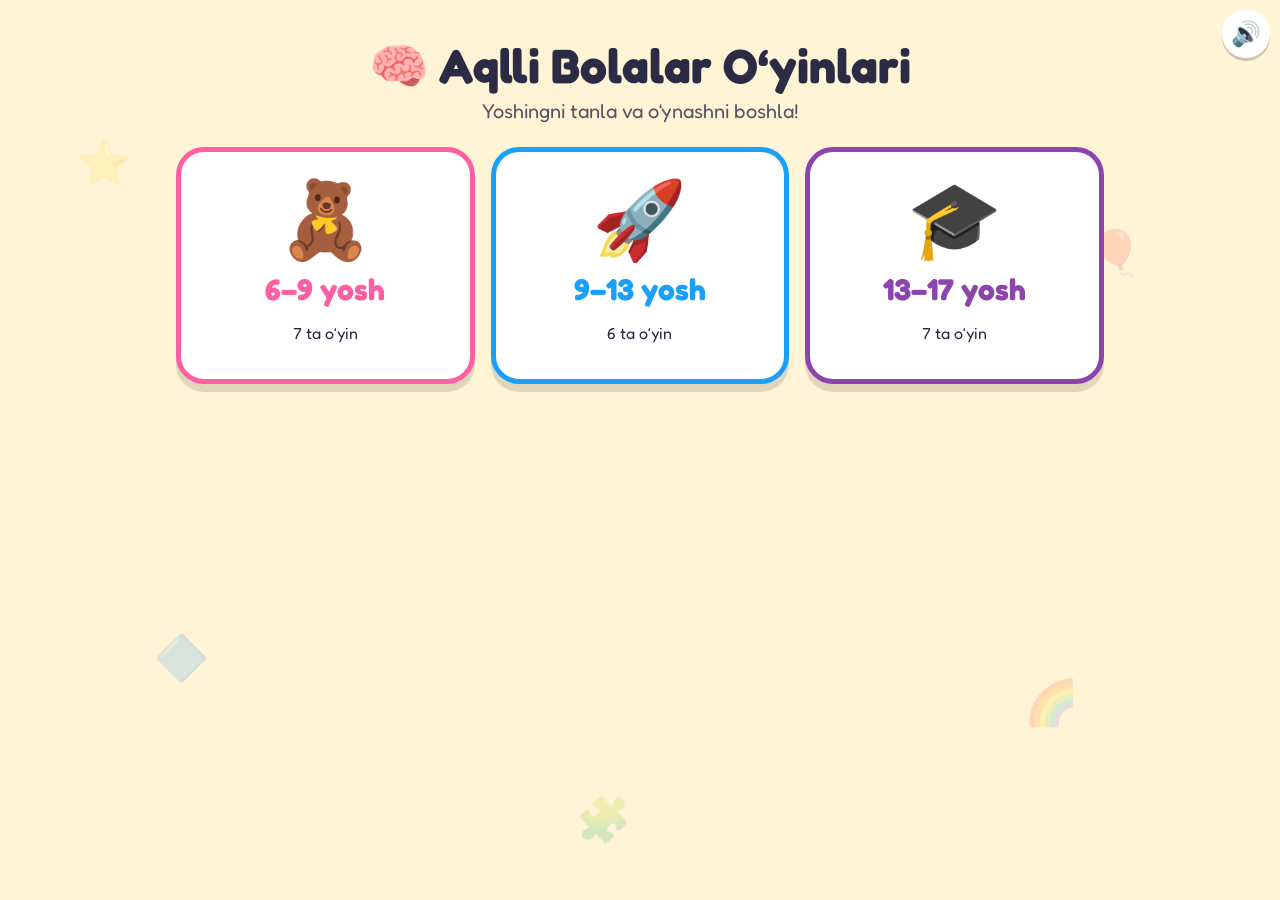
<file: index.html>
<!DOCTYPE html>
<html lang="uz">

<head>
    <meta charset="utf-8">
    <meta name="viewport" content="width=device-width, initial-scale=1, viewport-fit=cover">
    <title>Aqlli Bolalar O’yinlari</title>
    <link href="https://fonts.googleapis.com/css2?family=Fredoka:wght@400;600;700&display=swap" rel="stylesheet">
    <style>
        :root {
            --bg: #fff4d6;
            --tx: #2b2b45;
            --card: #fff;
            box-sizing: border-box;
            padding-top: env(safe-area-inset-top, 0px);
            padding-bottom: env(safe-area-inset-bottom, 0px)
        }

        html {
            scroll-padding-top: env(safe-area-inset-top, 0px)
        }

        @media(prefers-color-scheme:dark) {
            :root:not([data-theme="light"]) {
                --bg: #1d1b3a;
                --tx: #fff;
                --card: #2e2b57
            }
        }

        :root[data-theme="dark"] {
            --bg: #1d1b3a;
            --tx: #fff;
            --card: #2e2b57
        }

        * {
            box-sizing: border-box
        }

        body {
            margin: 0;
            background: var(--bg);
            color: var(--tx);
            font-family: 'Fredoka', system-ui, sans-serif;
            min-height: 100vh;
            overflow-x: hidden
        }

        #app {
            max-width: 960px;
            margin: 0 auto;
            padding: 16px;
            position: relative;
            z-index: 2
        }

        .ttl {
            text-align: center;
            font-size: clamp(28px, 6vw, 48px);
            margin: 20px 0 4px
        }

        .sub {
            text-align: center;
            font-size: 20px;
            margin: 0 0 24px;
            opacity: .8
        }

        .grid {
            display: grid;
            gap: 16px
        }

        .g3 {
            grid-template-columns: repeat(auto-fit, minmax(240px, 1fr))
        }

        .g2 {
            grid-template-columns: repeat(auto-fill, minmax(210px, 1fr))
        }

        .card {
            background: var(--card);
            border-radius: 28px;
            box-shadow: 0 8px 0 rgba(0, 0, 0, .12);
            padding: 20px;
            text-align: center
        }

        .big,
        .gc {
            cursor: pointer;
            border: 5px solid var(--c);
            transition: transform .2s;
            animation: pop .5s backwards
        }

        .big:hover,
        .gc:hover {
            transform: translateY(-8px) rotate(-1.5deg) scale(1.03)
        }

        .big:active,
        .gc:active {
            transform: scale(.94)
        }

        .big .em {
            font-size: 76px;
            animation: bob 2s infinite
        }

        .big h2 {
            margin: 6px 0;
            font-size: 30px;
            color: var(--c)
        }

        .gc .em {
            font-size: 52px
        }

        .gc h3 {
            margin: 4px 0;
            color: var(--c)
        }

        .gc p {
            margin: 0;
            font-size: 15px;
            opacity: .8
        }

        .gc small {
            display: block;
            margin-top: 6px
        }

        .top {
            display: flex;
            gap: 10px;
            align-items: center;
            flex-wrap: wrap;
            margin-bottom: 14px
        }

        .btn {
            font: inherit;
            font-weight: 700;
            font-size: 18px;
            border: 0;
            border-radius: 50px;
            padding: 10px 22px;
            background: #6c5ce7;
            color: #fff;
            cursor: pointer;
            box-shadow: 0 4px 0 rgba(0, 0, 0, .25)
        }

        .btn:active {
            transform: translateY(3px);
            box-shadow: none
        }

        .chip {
            background: var(--card);
            border-radius: 50px;
            padding: 8px 16px;
            font-weight: 700;
            box-shadow: 0 3px 0 rgba(0, 0, 0, .12)
        }

        .timer {
            height: 26px;
            border-radius: 20px;
            background: rgba(0, 0, 0, .15);
            position: relative;
            overflow: hidden;
            margin-bottom: 16px
        }

        #bar {
            height: 100%;
            width: 100%;
            background: #2ecc71;
            transition: width .1s linear, background .3s;
            border-radius: 20px
        }

        #bar.low {
            background: #e74c3c;
            animation: shake .3s infinite
        }

        #sec {
            position: absolute;
            inset: 0;
            text-align: center;
            font-weight: 700;
            line-height: 26px;
            color: #fff;
            text-shadow: 0 1px 2px #0006
        }

        .q {
            font-size: clamp(30px, 7vw, 56px);
            font-weight: 700;
            padding: 28px 12px;
            margin-bottom: 18px;
            animation: pop .4s;
            word-break: break-word
        }

        .opts {
            display: grid;
            grid-template-columns: 1fr 1fr;
            gap: 14px
        }

        .opt {
            font: inherit;
            font-size: clamp(24px, 5vw, 38px);
            font-weight: 700;
            color: #fff;
            border: 0;
            border-radius: 24px;
            padding: 20px 8px;
            cursor: pointer;
            box-shadow: 0 6px 0 rgba(0, 0, 0, .25);
            transition: transform .15s
        }

        .opt:hover:not(:disabled) {
            transform: scale(1.04)
        }

        .opt:active:not(:disabled) {
            transform: translateY(4px);
            box-shadow: none
        }

        .o0 {
            background: #ff6b6b
        }

        .o1 {
            background: #4d96ff
        }

        .o2 {
            background: #f39c12
        }

        .o3 {
            background: #9b59b6
        }

        .opt:disabled {
            cursor: default;
            opacity: .55
        }

        .opt.right {
            background: #2ecc71 !important;
            opacity: 1;
            outline: 5px solid #fff
        }

        .opt.wrong {
            background: #555 !important;
            animation: shake .4s
        }

        .opt.jump {
            animation: jump .6s
        }

        #fb {
            text-align: center;
            font-size: 30px;
            font-weight: 700;
            min-height: 90px;
            margin-top: 14px;
            animation: pop .4s
        }

        #fb .st {
            font-size: 46px;
            letter-spacing: 4px
        }

        .res .em {
            font-size: 90px;
            animation: bob 1.5s infinite
        }

        .res h2 {
            font-size: 34px;
            margin: 8px
        }

        .res .big-st {
            font-size: 40px
        }

        .res p {
            font-size: 22px
        }

        #mute {
            position: fixed;
            top: calc(10px + env(safe-area-inset-top, 0px));
            right: 10px;
            z-index: 9;
            font-size: 24px;
            border: 0;
            border-radius: 50%;
            width: 48px;
            height: 48px;
            background: var(--card);
            cursor: pointer;
            box-shadow: 0 3px 0 rgba(0, 0, 0, .2)
        }

        .bgs span {
            position: fixed;
            font-size: 44px;
            opacity: .18;
            z-index: 1;
            animation: float 9s infinite ease-in-out;
            pointer-events: none
        }

        .fall {
            position: fixed;
            top: -40px;
            font-size: 32px;
            z-index: 20;
            pointer-events: none;
            animation: fall 2s linear forwards
        }

        @keyframes pop {
            from {
                transform: scale(.6);
                opacity: 0
            }

            to {
                transform: scale(1);
                opacity: 1
            }
        }

        @keyframes bob {
            50% {
                transform: translateY(-10px) rotate(6deg)
            }
        }

        @keyframes shake {
            25% {
                transform: translateX(-8px)
            }

            75% {
                transform: translateX(8px)
            }
        }

        @keyframes jump {
            30% {
                transform: translateY(-22px) scale(1.1)
            }

            60% {
                transform: translateY(0) scale(.95)
            }
        }

        @keyframes float {
            50% {
                transform: translateY(-40px) rotate(20deg)
            }
        }

        @keyframes fall {
            to {
                transform: translateY(110vh) rotate(540deg)
            }
        }
    </style>
</head>

<body>
    <button id="mute" title="Ovoz">🔊</button>
    <div class="bgs"><span style="left:6%;top:15%">⭐</span><span
            style="left:85%;top:25%;animation-delay:1s">🎈</span><span
            style="left:12%;top:70%;animation-delay:2s">🔷</span><span
            style="left:80%;top:75%;animation-delay:3s">🌈</span><span
            style="left:45%;top:88%;animation-delay:4s">🧩</span></div>
    <div id="app"></div>
    <script>
        /* ---------- Ovozlar (Web Audio) ---------- */
        let AC, mute = false;
        function tone(f, d = .15, t = 'sine', v = .15, w = 0) { if (mute) return; try { AC = AC || new (window.AudioContext || window.webkitAudioContext)(); const o = AC.createOscillator(), g = AC.createGain(), s = AC.currentTime + w; o.type = t; o.frequency.value = f; o.connect(g); g.connect(AC.destination); g.gain.setValueAtTime(v, s); g.gain.exponentialRampToValueAtTime(.001, s + d); o.start(s); o.stop(s + d) } catch (e) { } }
        const snd = { click: () => tone(520, .08), ok: () => { tone(660, .12); tone(880, .2, 'sine', .15, .1) }, bad: () => tone(150, .35, 'sawtooth', .12), star: () => [1000, 1300, 1600].forEach((f, i) => tone(f, .1, 'triangle', .12, i * .08)), win: () => [523, 659, 784, 1047].forEach((f, i) => tone(f, .25, 'triangle', .15, i * .13)), time: () => { tone(300, .2, 'square', .1); tone(200, .3, 'square', .1, .2) } };
        document.getElementById('mute').onclick = function () { mute = !mute; this.textContent = mute ? '🔇' : '🔊'; snd.click() };

        /* ---------- Yordamchi funksiyalar ---------- */
        const app = document.getElementById('app');
        const load = (k, d) => { try { return JSON.parse(localStorage.getItem(k)) ?? d } catch (e) { return d } };
        const save = (k, v) => { try { localStorage.setItem(k, JSON.stringify(v)) } catch (e) { } };
        function rng(s) { return () => { s |= 0; s = s + 0x6D2B79F5 | 0; let t = Math.imul(s ^ s >>> 15, 1 | s); t = t + Math.imul(t ^ t >>> 7, 61 | t) ^ t; return ((t ^ t >>> 14) >>> 0) / 4294967296 } }
        let R = Math.random; const ri = (a, b) => a + Math.floor(R() * (b - a + 1)), pick = a => a[ri(0, a.length - 1)];
        const shuf = a => { for (let i = a.length - 1; i > 0; i--) { const j = Math.floor(Math.random() * (i + 1));[a[i], a[j]] = [a[j], a[i]] } return a };
        /* Raqamli savol: to'g'ri javob + 3 ta yaqin noto'g'ri javob */
        function num(q, a, sp = 5) { const s = new Set([a]); let n = 0; while (s.size < 4 && n++ < 80) { const v = a + ri(1, sp) * (R() < .5 ? -1 : 1); if (v >= 0 || a < 0) s.add(v) } return { q, a: String(a), o: [...s].map(String) } }
        function choose(q, a, o) { return { q, a, o } }
        const EM = { Mevalar: ['🍎', '🍌', '🍇', '🍓', '🍉', '🍊'], Hayvonlar: ['🐱', '🐶', '🐰', '🐻', '🦁', '🐸'], Transport: ['🚗', '🚌', '✈️', '🚀', '🚲', '🚂'], Sport: ['⚽', '🏀', '🎾', '🏐', '🏈', '🎱'] };

        /* ---------- O'yinlar katalogi (yangi o'yin qo'shish uchun shu yerga yozing) ---------- */
        const G = {
            '6': {
                name: '6–9 yosh', emoji: '🧸', color: '#ff5fa2', time: 20, games: [
                    { id: 'a1', n: 'Qo‘shish', e: '➕', d: 'Sonlarni qo‘shamiz!', g: () => { const a = ri(1, 30), b = ri(1, 20); return num(`${a} + ${b} = ?`, a + b, 4) } },
                    { id: 'a2', n: 'Ayirish', e: '➖', d: 'Sonlarni ayiramiz!', g: () => { const a = ri(5, 40), b = ri(1, a); return num(`${a} − ${b} = ?`, a - b, 4) } },
                    { id: 'a3', n: 'Ko‘paytirish jadvali', e: '✖️', d: 'Jadvalni yodla!', g: () => { const a = ri(2, 12), b = ri(2, 12); return num(`${a} × ${b} = ?`, a * b, 6) } },
                    { id: 'a4', n: 'Qaysi biri katta?', e: '⚖️', d: 'Sonlarni taqqosla', g: () => { const s = new Set(); while (s.size < 4) s.add(ri(1, 99)); const o = [...s], big = R() < .5; return choose(big ? 'Eng KATTA son qaysi?' : 'Eng KICHIK son qaysi?', String(big ? Math.max(...o) : Math.min(...o)), o.map(String)) } },
                    { id: 'a5', n: 'Ketma-ketlik', e: '🔢', d: 'Keyingi son nima?', g: () => { const s = ri(1, 20), d = ri(2, 9); return num(`${s}, ${s + d}, ${s + 2 * d}, ${s + 3 * d}, ?`, s + 4 * d, 4) } },
                    { id: 'a6', n: 'Nechta bor?', e: '🍎', d: 'Sanab ko‘r!', g: () => { const n = ri(1, 20), e = pick(Object.values(EM).flat()); return num(e.repeat(n), n, 3) } },
                    { id: 'a7', n: 'Ortiqchasini top', e: '🔍', d: 'Qaysi biri boshqacha?', g: () => { const k = Object.keys(EM), a = pick(k), b = pick(k.filter(x => x !== a)), same = shuf([...EM[a]]).slice(0, 3), odd = pick(EM[b]); return choose(same.join(' ') + ' ' + odd + ' — ortiqchasi qaysi?', odd, [...same, odd]) } }
                ]
            },
            '9': {
                name: '9–13 yosh', emoji: '🚀', color: '#18a0fb', time: 18, games: [
                    { id: 'b1', n: 'Katta ko‘paytirish', e: '✖️', d: 'Ikki xonali sonlar', g: () => { const a = ri(11, 99), b = ri(2, 9); return num(`${a} × ${b} = ?`, a * b, 10) } },
                    { id: 'b2', n: 'Bo‘lish', e: '➗', d: 'Qoldiqsiz bo‘l!', g: () => { const b = ri(2, 12), c = ri(2, 25); return num(`${b * c} ÷ ${b} = ?`, c, 4) } },
                    { id: 'b3', n: 'Tenglamalar', e: '🧮', d: 'X ni top!', g: () => { const x = ri(1, 30), a = ri(2, 12); return R() < .5 ? num(`x + ${a} = ${x + a}`, x, 4) : num(`${a}·x = ${a * x}`, x, 4) } },
                    { id: 'b4', n: 'Kasrlar', e: '🍕', d: 'Kasrlarni qo‘sh', g: () => { const d = ri(5, 12), a = ri(1, d - 2), b = ri(1, d - a - 1), s = a + b, ans = `${s}/${d}`, o = new Set([ans, `${s + 1}/${d}`, `${Math.max(1, s - 1)}/${d}`, `${s}/${2 * d}`, `${a * b}/${d}`]); return choose(`${a}/${d} + ${b}/${d} = ?`, ans, [...o].slice(0, 4).includes(ans) ? [...o].slice(0, 4) : [ans, ...[...o].slice(1, 4)]) } },
                    { id: 'b5', n: 'Kvadratlar', e: '🔲', d: 'Daraja va ildiz', g: () => { const n = ri(2, 25), k = ri(1, 9), t = ri(0, 2); return t == 0 ? num(`${n}² + ${k} = ?`, n * n + k, 8) : t == 1 ? num(`√${n * n} + ${k} = ?`, n + k, 3) : num(`${n}² − ${k} = ?`, n * n - k, 8) } },
                    { id: 'b6', n: 'Mantiqiy qator', e: '🧩', d: 'Qonuniyatni top', g: () => { const s = ri(1, 20), d = ri(1, 6); return R() < .6 ? num(`${s}, ${s + d}, ${s + 3 * d}, ${s + 6 * d}, ?`, s + 10 * d, 5) : (() => { const k = ri(2, 4), a = ri(1, 5); return num(`${a}, ${a * k}, ${a * k * k}, ${a * k ** 3}, ?`, a * k ** 4, Math.max(3, a * k)) })() } }
                ]
            },
            '13': {
                name: '13–17 yosh', emoji: '🎓', color: '#8e44ad', time: 15, games: [
                    { id: 'c1', n: 'Algebra', e: '🧮', d: 'ax + b = c', g: () => { const a = ri(2, 9), x = ri(-10, 15), b = ri(-9, 20); return num(`${a}x ${b < 0 ? '−' : '+'} ${Math.abs(b)} = ${a * x + b}  →  x = ?`, x, 4) } },
                    { id: 'c2', n: 'Foizlar', e: '💯', d: 'Foizni hisobla', g: () => { const p = pick([5, 10, 15, 20, 25, 30, 40, 50, 60, 75]), n = ri(2, 40) * 20; return num(`${n} ning ${p}% i = ?`, p * n / 100, Math.max(3, p * n / 100 / 5 | 0)) } },
                    { id: 'c3', n: 'Darajalar', e: '⚡', d: 'Tezkor kvadratlar', g: () => { const a = ri(11, 30), b = ri(1, 30); return num(`${a}² − ${b} = ?`, a * a - b, 10) } },
                    { id: 'c4', n: 'Geometriya', e: '📐', d: 'Yuz va perimetr', g: () => { const a = ri(3, 25), b = ri(3, 25), t = ri(0, 2); return t == 0 ? num(`To‘g‘ri to‘rtburchak tomonlari ${a} va ${b}. Yuzi = ?`, a * b, 8) : t == 1 ? num(`To‘g‘ri to‘rtburchak tomonlari ${a} va ${b}. Perimetri = ?`, 2 * (a + b), 6) : num(`Uchburchak asosi ${2 * a}, balandligi ${b}. Yuzi = ?`, a * b, 8) } },
                    { id: 'c5', n: 'Mantiqiy qator', e: '🧩', d: 'Murakkab ketma-ketlik', g: () => { const t = ri(0, 2); if (t == 0) { const k = ri(2, 5), a = ri(1, 6); return num(`${a}, ${a * k}, ${a * k * k}, ${a * k ** 3}, ?`, a * k ** 4, a * k) } if (t == 1) { const n = ri(1, 9); return num(`${n * n}, ${(n + 1) ** 2}, ${(n + 2) ** 2}, ${(n + 3) ** 2}, ?`, (n + 4) ** 2, 8) } const s = ri(1, 15), d = ri(2, 8); return num(`${s}, ${s + d}, ${s + 3 * d}, ${s + 6 * d}, ${s + 10 * d}, ?`, s + 15 * d, 6) } },
                    { id: 'c6', n: 'Tezkor hisob', e: '⏱️', d: 'Ko‘paytir va ayir', g: () => { const a = ri(6, 19), b = ri(6, 19), c = ri(1, 50); return num(`${a} × ${b} − ${c} = ?`, a * b - c, 8) } },
                    { id: 'c7', n: 'O‘rtacha son', e: '📊', d: 'Sonlarning o‘rtachasi', g: () => { const m = ri(10, 60), o = [ri(-6, 6), ri(-6, 6), ri(-6, 6)]; o.push(-o.reduce((x, y) => x + y, 0)); return num(`${o.map(x => m + x).join(', ')} sonlarining o‘rtachasi = ?`, m, 4) } }
                ]
            }
        };

        /* ---------- Savollar bazasi: har bir o'yin uchun 100 ta noyob savol ---------- */
        function pool(g) {
            let h = 0; for (const c of g.id) h = h * 31 + c.charCodeAt(0); R = rng(h); const m = new Map(); let t = 0;
            while (m.size < 100 && t++ < 6000) { const x = g.g(); if (new Set(x.o).size < 2) continue; const k = x.q + '|' + [...x.o].sort(); if (!m.has(k)) m.set(k, x) }
            R = Math.random; return [...m.values()]
        }

        /* ---------- Ekranlar ---------- */
        let S = null; const stop = () => { if (S) clearInterval(S.iv) };
        function home() { stop(); app.innerHTML = `<h1 class="ttl">🧠 Aqlli Bolalar O‘yinlari</h1><p class="sub">Yoshingni tanla va o‘ynashni boshla!</p><div class="grid g3">${Object.entries(G).map(([k, c]) => `<div class="card big" style="--c:${c.color}" onclick="snd.click();list('${k}')"><div class="em">${c.emoji}</div><h2>${c.name}</h2><p>${c.games.length} ta o‘yin</p></div>`).join('')}</div>` }
        function list(k) { stop(); const c = G[k]; app.innerHTML = `<div class="top"><button class="btn" onclick="snd.click();home()">⬅ Orqaga</button></div><h1 class="ttl" style="color:${c.color}">${c.emoji} ${c.name}</h1><div class="grid g2">${c.games.map((g, i) => `<div class="card gc" style="--c:${c.color};animation-delay:${i * .07}s" onclick="snd.click();play('${k}',${i})"><div class="em">${g.e}</div><h3>${g.n}</h3><p>${g.d}</p><small>🏆 Rekord: ${load('best_' + g.id, 0)} ⭐</small></div>`).join('')}</div>` }
        function play(k, i) {
            stop(); const c = G[k], g = c.games[i], P = pool(g); let used = load('u_' + g.id, []); let av = P.map((_, j) => j).filter(j => !used.includes(j));
            if (av.length < 10) { used = []; av = P.map((_, j) => j) } shuf(av); const p = av.slice(0, 10); save('u_' + g.id, used.concat(p));
            S = { k, c, g, qs: p.map(j => P[j]), n: 0, stars: 0, ok: 0, lock: false }; ask()
        }
        function ask() {
            const q = S.qs[S.n], T = S.c.time * 1000; S.lock = false; S.t0 = performance.now();
            app.innerHTML = `<div class="top"><button class="btn" onclick="snd.click();list('${S.k}')">⬅ Orqaga</button><div class="chip">Savol ${S.n + 1}/10</div><div class="chip">⭐ ${S.stars}</div></div><div class="timer"><div id="bar"></div><span id="sec"></span></div><div class="card q">${q.q}</div><div class="opts">${shuf([...q.o]).map((x, j) => `<button class="opt o${j}" data-v="${x}">${x}</button>`).join('')}</div><div id="fb"></div>`;
            app.querySelectorAll('.opt').forEach(b => b.onclick = () => answer(b));
            const bar = document.getElementById('bar'), sec = document.getElementById('sec'); clearInterval(S.iv);
            S.iv = setInterval(() => { const f = (performance.now() - S.t0) / T; if (f >= 1) { answer(null); return } bar.style.width = (100 - f * 100) + '%'; sec.textContent = Math.ceil(S.c.time * (1 - f)) + ' s'; if (f > .7) { if (!bar.classList.contains('low')) bar.classList.add('low'); if (Math.floor(f * T / 1000) !== S.tick) { S.tick = Math.floor(f * T / 1000); tone(900, .05, 'square', .05) } } }, 100)
        }
        function answer(b) {
            if (S.lock) return; S.lock = true; clearInterval(S.iv); const q = S.qs[S.n], f = (performance.now() - S.t0) / (S.c.time * 1000), fb = document.getElementById('fb');
            app.querySelectorAll('.opt').forEach(x => { x.disabled = true; if (x.dataset.v === q.a) x.classList.add('right') });
            if (b && b.dataset.v === q.a) {
                const st = 5 - Math.min(4, Math.floor(f * 5)); S.ok++; S.stars += st; b.classList.add('jump'); snd.ok(); setTimeout(snd.star, 250); confetti(st * 5);
                fb.innerHTML = `<div class="st">${'⭐'.repeat(st)}</div>${['', 'Yaxshi!', 'Zo‘r!', 'Barakalla!', 'Ajoyib!', 'Ofarin! Juda tez!'][st]}`
            }
            else { if (b) { b.classList.add('wrong'); snd.bad(); fb.innerHTML = '😕 Xato! To‘g‘ri javob yashil rangda' } else { snd.time(); fb.innerHTML = '⏰ Vaqt tugadi!' } }
            document.querySelector('.chip:last-child').textContent = '⭐ ' + S.stars;
            setTimeout(() => { S.n++; S.n < 10 ? ask() : done() }, 1500)
        }
        function done() {
            const best = load('best_' + S.g.id, 0), nb = S.stars > best; if (nb) save('best_' + S.g.id, S.stars); snd.win(); confetti(40);
            const r = S.stars / 50, m = r >= .8 ? ['🏆', 'Ofarin! Sen daho ekansan!'] : r >= .5 ? ['🎉', 'Barakalla! Juda yaxshi!'] : r >= .2 ? ['😊', 'Yaxshi! Yana bir bor urinib ko‘r!'] : ['💪', 'Yana urinib ko‘r, albatta uddalaysan!'];
            app.innerHTML = `<div class="card res"><div class="em">${m[0]}</div><h2>${m[1]}</h2><div class="big-st">⭐ ${S.stars} / 50</div><p>To‘g‘ri javoblar: <b>${S.ok}</b> / 10</p><p>${nb ? '🎊 Yangi rekord!' : '🏆 Rekord: ' + best + ' ⭐'}</p><div style="display:flex;gap:10px;justify-content:center;flex-wrap:wrap"><button class="btn" onclick="snd.click();play('${S.k}',${G[S.k].games.indexOf(S.g)})">🔁 Yana o‘ynash</button><button class="btn" style="background:#ff9f43" onclick="snd.click();list('${S.k}')">📋 O‘yinlar</button></div></div>`
        }
        function confetti(n) { const e = ['⭐', '🎉', '🎊', '✨', '🌟']; for (let i = 0; i < n; i++) { const s = document.createElement('span'); s.className = 'fall'; s.textContent = pick(e); s.style.left = Math.random() * 100 + 'vw'; s.style.animationDelay = Math.random() * .6 + 's'; document.body.appendChild(s); setTimeout(() => s.remove(), 2800) } }
        home();
    </script>
</body>

</html>
</file>
